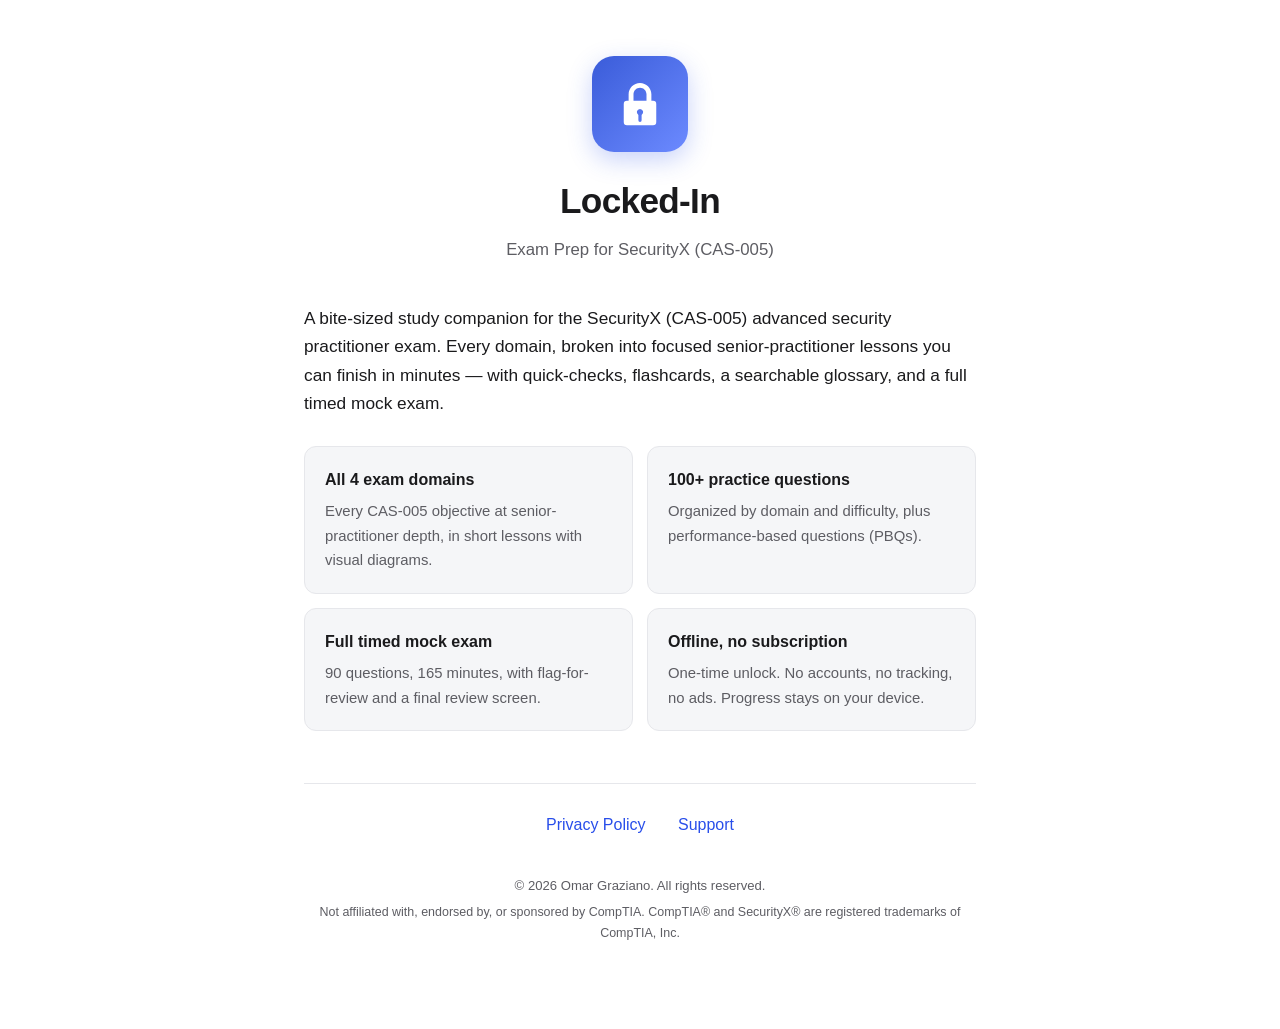
<file: index.html>
<!DOCTYPE html>
<html lang="en">
<head>
  <meta charset="UTF-8">
  <meta name="viewport" content="width=device-width, initial-scale=1.0">
  <title>Locked-In: Exam Prep for SecurityX</title>
  <meta name="description" content="A bite-sized study companion for the SecurityX (CAS-005) exam. All four domains, quick-checks, flashcards, and a full timed mock exam.">
  <link rel="stylesheet" href="style.css">
</head>
<body>
  <div class="container">
    <header>
      <div class="icon-mark" aria-hidden="true">
        <svg viewBox="0 0 64 64" xmlns="http://www.w3.org/2000/svg" fill="#ffffff">
          <path d="M32 6c-7.7 0-14 6.3-14 14v8h-2a4 4 0 0 0-4 4v22a4 4 0 0 0 4 4h32a4 4 0 0 0 4-4V32a4 4 0 0 0-4-4h-2v-8c0-7.7-6.3-14-14-14zm0 6c4.4 0 8 3.6 8 8v8H24v-8c0-4.4 3.6-8 8-8zm0 26a4 4 0 0 1 2 7.4V52a2 2 0 1 1-4 0v-6.6A4 4 0 0 1 32 38z"/>
        </svg>
      </div>
      <h1>Locked-In</h1>
      <p class="tagline">Exam Prep for SecurityX (CAS-005)</p>
    </header>

    <p class="lead">A bite-sized study companion for the SecurityX (CAS-005) advanced security practitioner exam. Every domain, broken into focused senior-practitioner lessons you can finish in minutes — with quick-checks, flashcards, a searchable glossary, and a full timed mock exam.</p>

    <div class="features">
      <div class="feature">
        <h3>All 4 exam domains</h3>
        <p>Every CAS-005 objective at senior-practitioner depth, in short lessons with visual diagrams.</p>
      </div>
      <div class="feature">
        <h3>100+ practice questions</h3>
        <p>Organized by domain and difficulty, plus performance-based questions (PBQs).</p>
      </div>
      <div class="feature">
        <h3>Full timed mock exam</h3>
        <p>90 questions, 165 minutes, with flag-for-review and a final review screen.</p>
      </div>
      <div class="feature">
        <h3>Offline, no subscription</h3>
        <p>One-time unlock. No accounts, no tracking, no ads. Progress stays on your device.</p>
      </div>
    </div>

    <nav class="page-nav" aria-label="Site sections">
      <a href="privacy.html">Privacy Policy</a>
      <a href="support.html">Support</a>
    </nav>

    <footer>
      <p>&copy; 2026 Omar Graziano. All rights reserved.</p>
      <p class="disclaimer">Not affiliated with, endorsed by, or sponsored by CompTIA. CompTIA&reg; and SecurityX&reg; are registered trademarks of CompTIA, Inc.</p>
    </footer>
  </div>
</body>
</html>
</file>
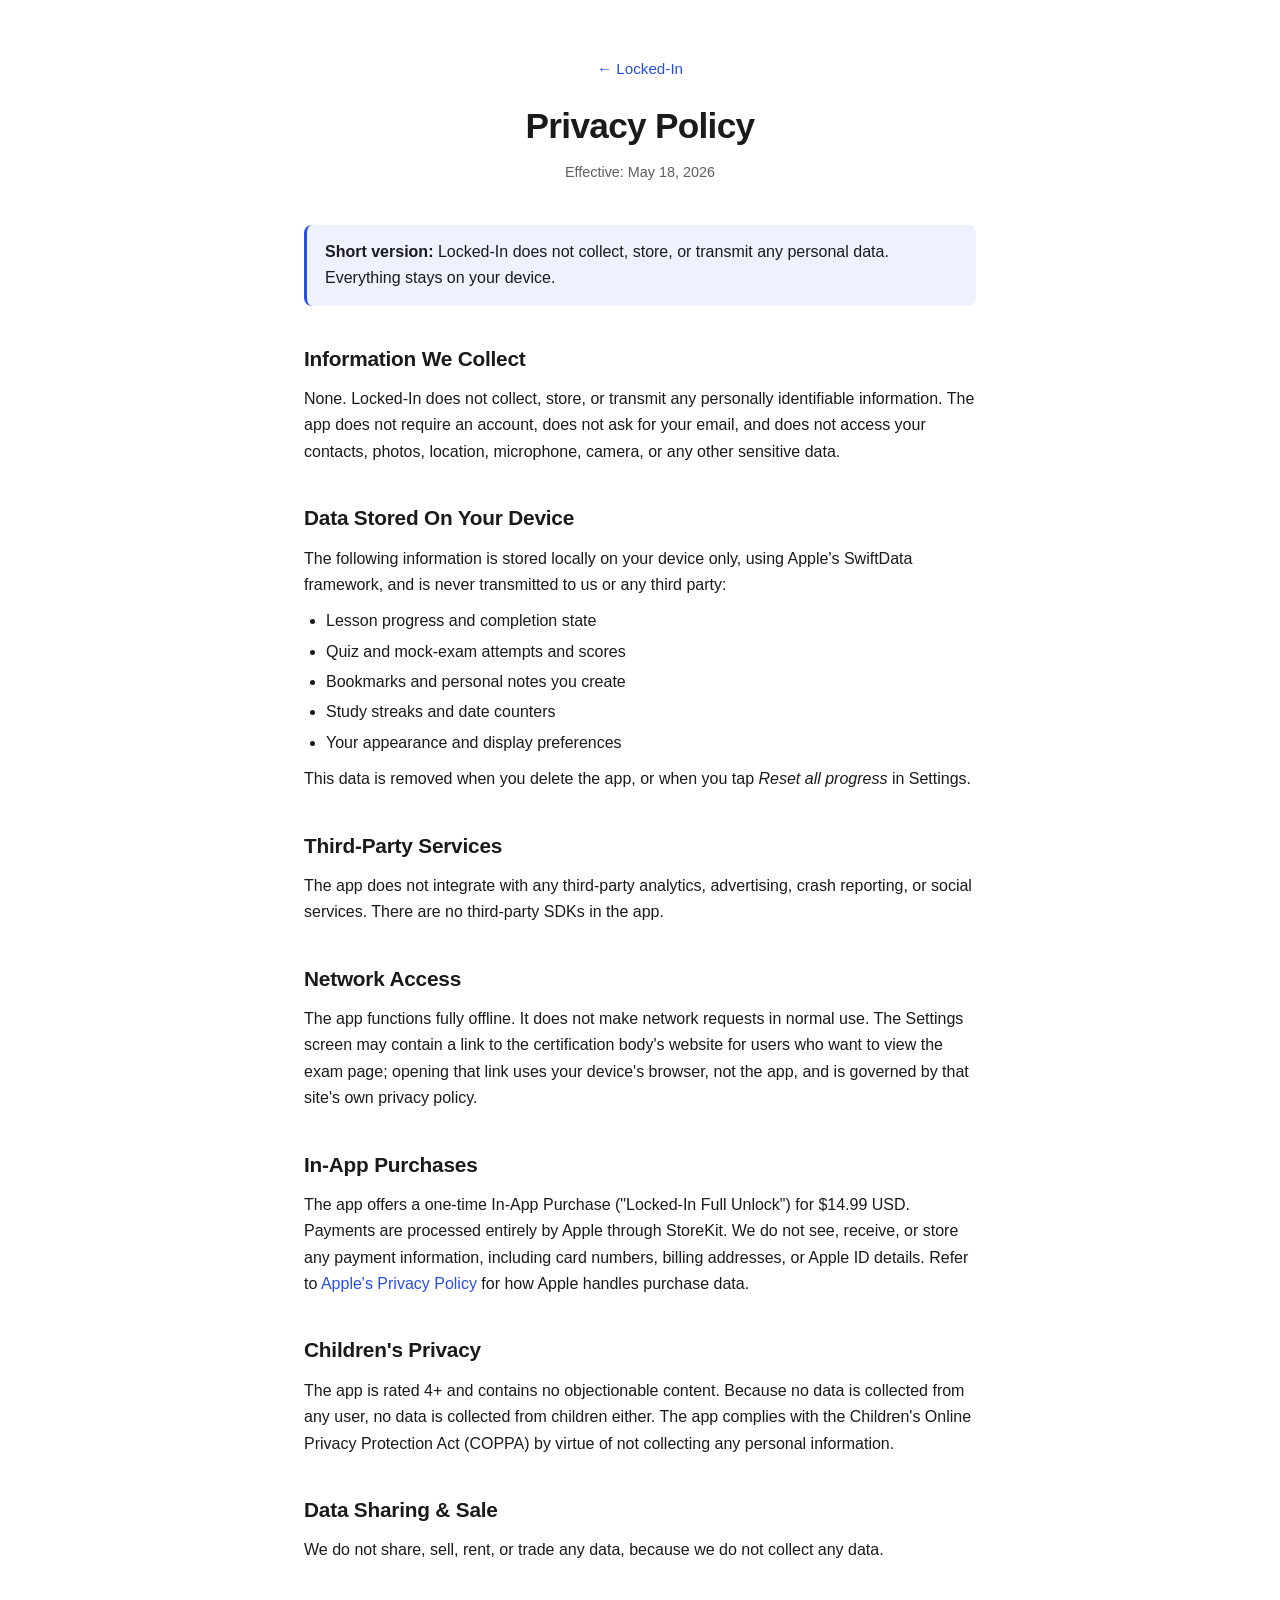
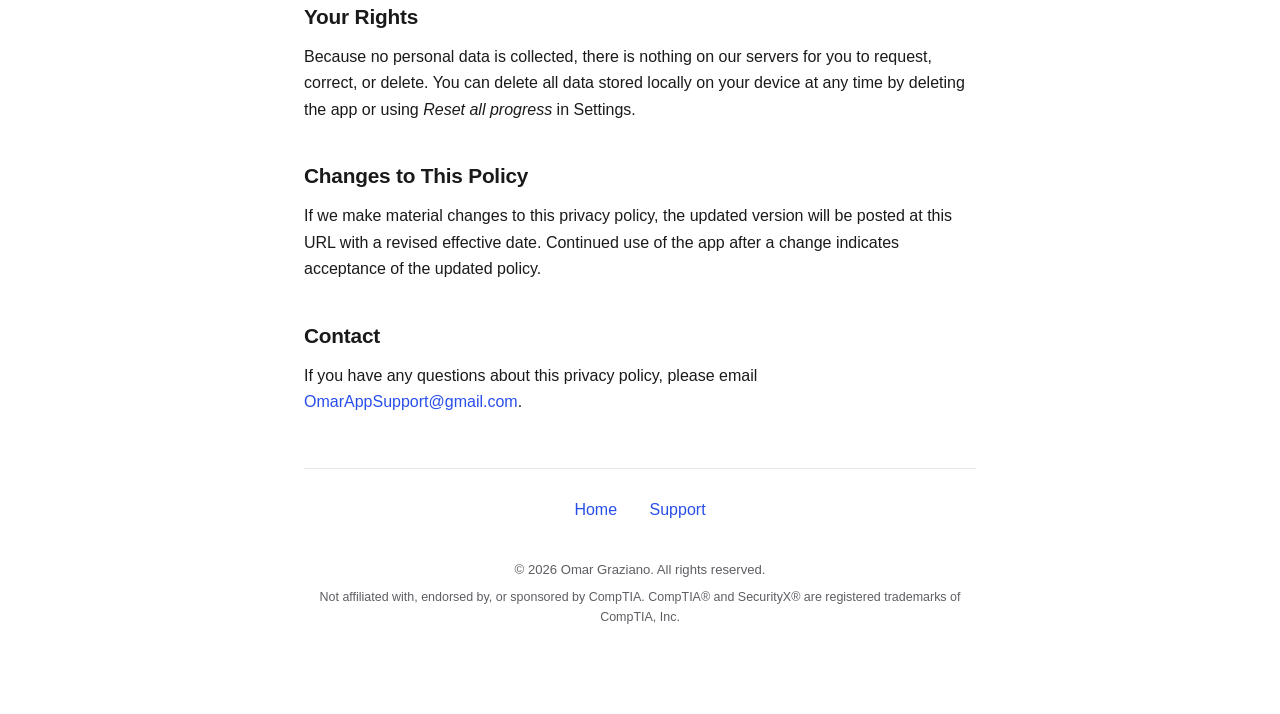
<file: privacy.html>
<!DOCTYPE html>
<html lang="en">
<head>
  <meta charset="UTF-8">
  <meta name="viewport" content="width=device-width, initial-scale=1.0">
  <title>Privacy Policy &mdash; Locked-In</title>
  <meta name="description" content="Privacy policy for Locked-In: Exam Prep for SecurityX. The app does not collect any personal data.">
  <link rel="stylesheet" href="style.css">
</head>
<body>
  <div class="container">
    <header>
      <a href="index.html" class="back-link">&larr; Locked-In</a>
      <h1>Privacy Policy</h1>
      <p class="effective">Effective: May 18, 2026</p>
    </header>

    <div class="callout">
      <strong>Short version:</strong> Locked-In does not collect, store, or transmit any personal data. Everything stays on your device.
    </div>

    <h2>Information We Collect</h2>
    <p>None. Locked-In does not collect, store, or transmit any personally identifiable information. The app does not require an account, does not ask for your email, and does not access your contacts, photos, location, microphone, camera, or any other sensitive data.</p>

    <h2>Data Stored On Your Device</h2>
    <p>The following information is stored locally on your device only, using Apple's SwiftData framework, and is never transmitted to us or any third party:</p>
    <ul>
      <li>Lesson progress and completion state</li>
      <li>Quiz and mock-exam attempts and scores</li>
      <li>Bookmarks and personal notes you create</li>
      <li>Study streaks and date counters</li>
      <li>Your appearance and display preferences</li>
    </ul>
    <p>This data is removed when you delete the app, or when you tap <em>Reset all progress</em> in Settings.</p>

    <h2>Third-Party Services</h2>
    <p>The app does not integrate with any third-party analytics, advertising, crash reporting, or social services. There are no third-party SDKs in the app.</p>

    <h2>Network Access</h2>
    <p>The app functions fully offline. It does not make network requests in normal use. The Settings screen may contain a link to the certification body's website for users who want to view the exam page; opening that link uses your device's browser, not the app, and is governed by that site's own privacy policy.</p>

    <h2>In-App Purchases</h2>
    <p>The app offers a one-time In-App Purchase ("Locked-In Full Unlock") for $14.99 USD. Payments are processed entirely by Apple through StoreKit. We do not see, receive, or store any payment information, including card numbers, billing addresses, or Apple ID details. Refer to <a href="https://www.apple.com/legal/privacy/" rel="noopener">Apple's Privacy Policy</a> for how Apple handles purchase data.</p>

    <h2>Children's Privacy</h2>
    <p>The app is rated 4+ and contains no objectionable content. Because no data is collected from any user, no data is collected from children either. The app complies with the Children's Online Privacy Protection Act (COPPA) by virtue of not collecting any personal information.</p>

    <h2>Data Sharing &amp; Sale</h2>
    <p>We do not share, sell, rent, or trade any data, because we do not collect any data.</p>

    <h2>Your Rights</h2>
    <p>Because no personal data is collected, there is nothing on our servers for you to request, correct, or delete. You can delete all data stored locally on your device at any time by deleting the app or using <em>Reset all progress</em> in Settings.</p>

    <h2>Changes to This Policy</h2>
    <p>If we make material changes to this privacy policy, the updated version will be posted at this URL with a revised effective date. Continued use of the app after a change indicates acceptance of the updated policy.</p>

    <h2>Contact</h2>
    <p>If you have any questions about this privacy policy, please email <a href="mailto:OmarAppSupport@gmail.com">OmarAppSupport@gmail.com</a>.</p>

    <nav class="page-nav" aria-label="Site sections">
      <a href="index.html">Home</a>
      <a href="support.html">Support</a>
    </nav>

    <footer>
      <p>&copy; 2026 Omar Graziano. All rights reserved.</p>
      <p class="disclaimer">Not affiliated with, endorsed by, or sponsored by CompTIA. CompTIA&reg; and SecurityX&reg; are registered trademarks of CompTIA, Inc.</p>
    </footer>
  </div>
</body>
</html>
</file>
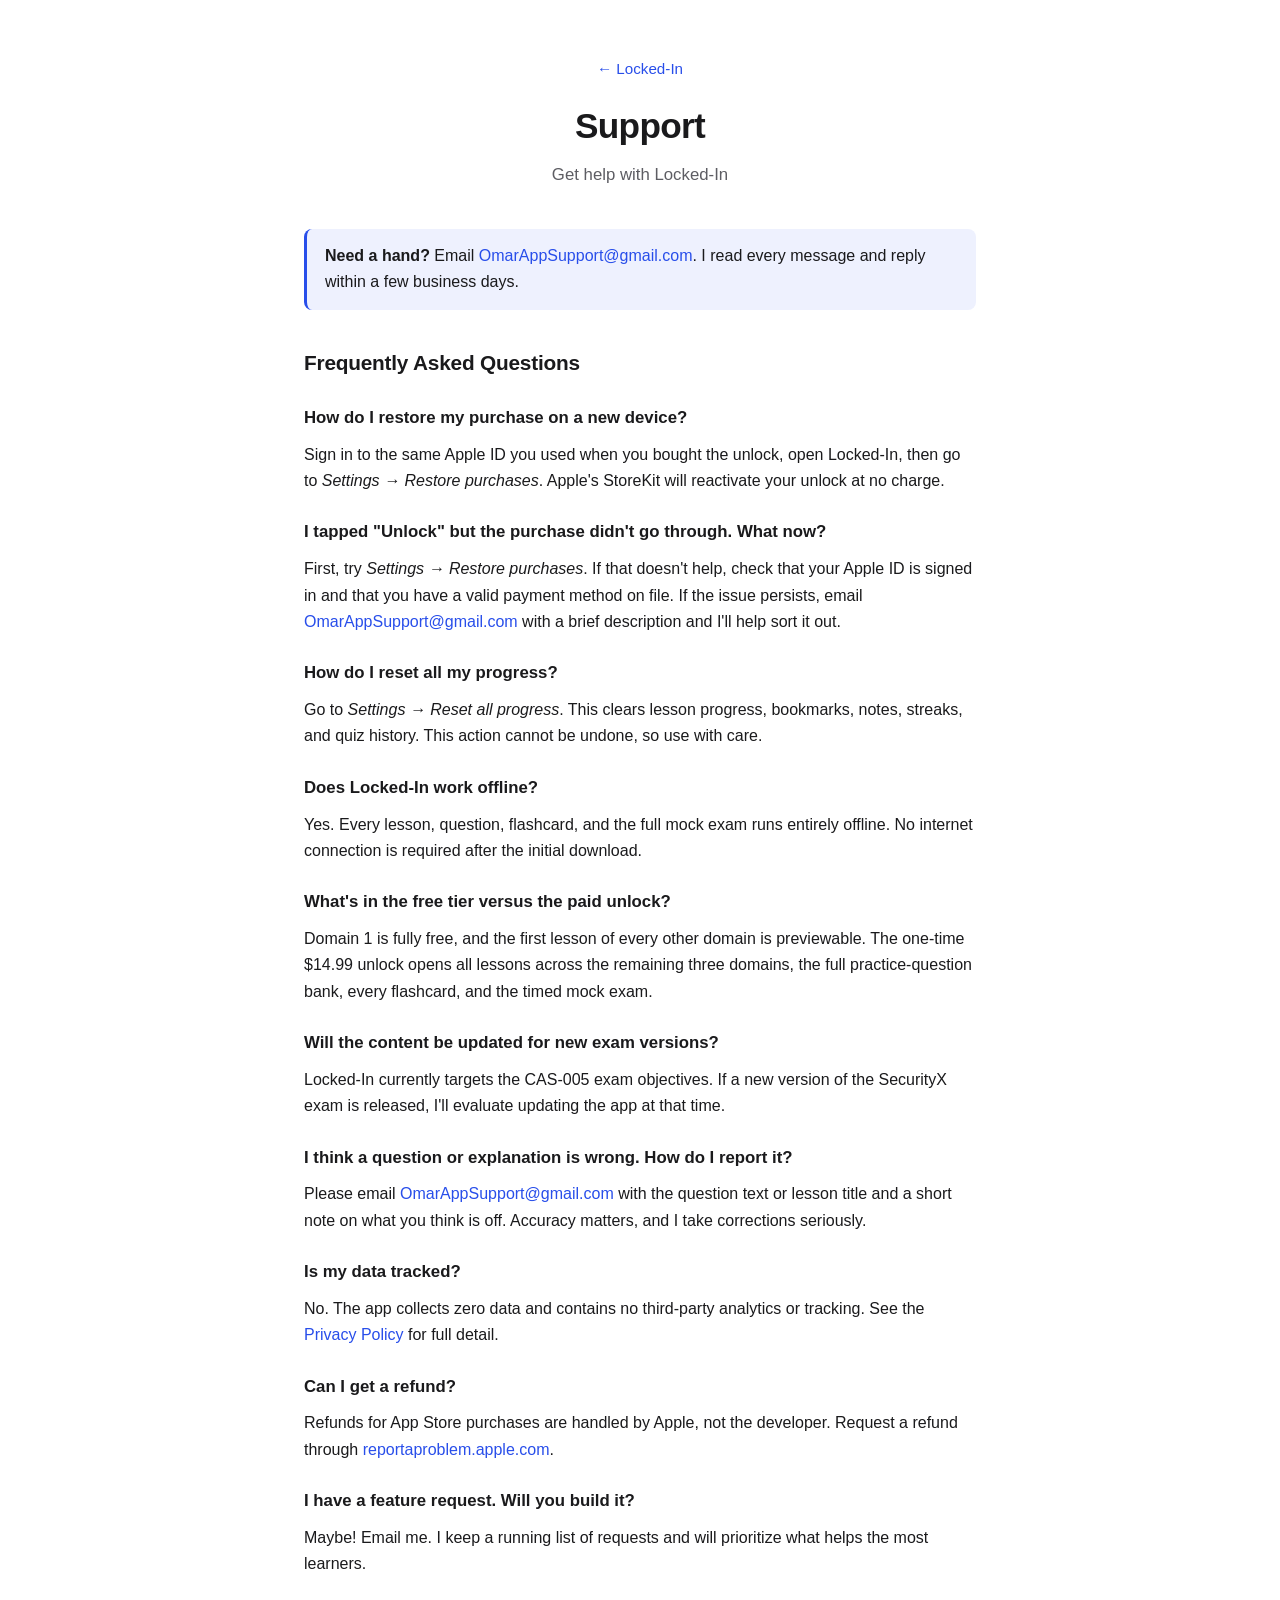
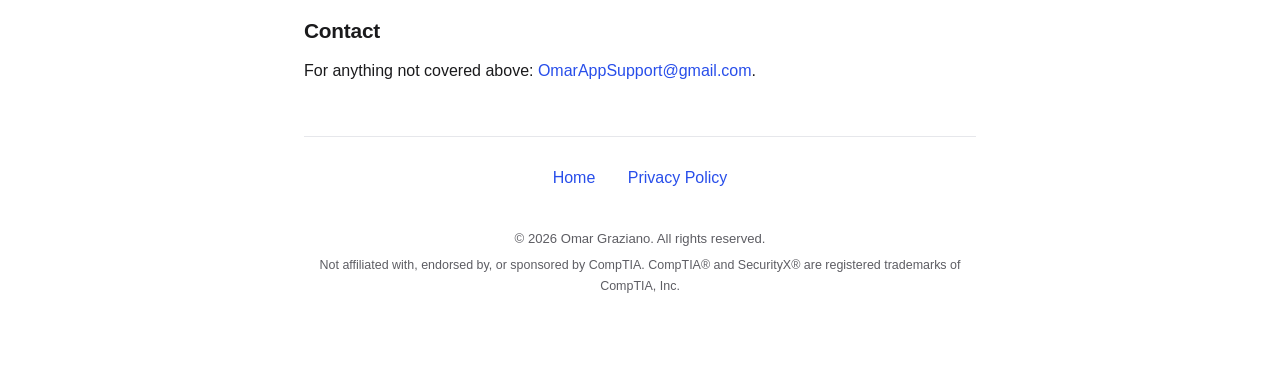
<file: support.html>
<!DOCTYPE html>
<html lang="en">
<head>
  <meta charset="UTF-8">
  <meta name="viewport" content="width=device-width, initial-scale=1.0">
  <title>Support &mdash; Locked-In</title>
  <meta name="description" content="Support for Locked-In: Exam Prep for SecurityX. Contact the developer, FAQ, and how to restore your purchase.">
  <link rel="stylesheet" href="style.css">
</head>
<body>
  <div class="container">
    <header>
      <a href="index.html" class="back-link">&larr; Locked-In</a>
      <h1>Support</h1>
      <p class="tagline">Get help with Locked-In</p>
    </header>

    <div class="callout">
      <strong>Need a hand?</strong> Email <a href="mailto:OmarAppSupport@gmail.com">OmarAppSupport@gmail.com</a>. I read every message and reply within a few business days.
    </div>

    <h2>Frequently Asked Questions</h2>

    <h3>How do I restore my purchase on a new device?</h3>
    <p>Sign in to the same Apple ID you used when you bought the unlock, open Locked-In, then go to <em>Settings &rarr; Restore purchases</em>. Apple's StoreKit will reactivate your unlock at no charge.</p>

    <h3>I tapped "Unlock" but the purchase didn't go through. What now?</h3>
    <p>First, try <em>Settings &rarr; Restore purchases</em>. If that doesn't help, check that your Apple ID is signed in and that you have a valid payment method on file. If the issue persists, email <a href="mailto:OmarAppSupport@gmail.com">OmarAppSupport@gmail.com</a> with a brief description and I'll help sort it out.</p>

    <h3>How do I reset all my progress?</h3>
    <p>Go to <em>Settings &rarr; Reset all progress</em>. This clears lesson progress, bookmarks, notes, streaks, and quiz history. This action cannot be undone, so use with care.</p>

    <h3>Does Locked-In work offline?</h3>
    <p>Yes. Every lesson, question, flashcard, and the full mock exam runs entirely offline. No internet connection is required after the initial download.</p>

    <h3>What's in the free tier versus the paid unlock?</h3>
    <p>Domain 1 is fully free, and the first lesson of every other domain is previewable. The one-time $14.99 unlock opens all lessons across the remaining three domains, the full practice-question bank, every flashcard, and the timed mock exam.</p>

    <h3>Will the content be updated for new exam versions?</h3>
    <p>Locked-In currently targets the CAS-005 exam objectives. If a new version of the SecurityX exam is released, I'll evaluate updating the app at that time.</p>

    <h3>I think a question or explanation is wrong. How do I report it?</h3>
    <p>Please email <a href="mailto:OmarAppSupport@gmail.com">OmarAppSupport@gmail.com</a> with the question text or lesson title and a short note on what you think is off. Accuracy matters, and I take corrections seriously.</p>

    <h3>Is my data tracked?</h3>
    <p>No. The app collects zero data and contains no third-party analytics or tracking. See the <a href="privacy.html">Privacy Policy</a> for full detail.</p>

    <h3>Can I get a refund?</h3>
    <p>Refunds for App Store purchases are handled by Apple, not the developer. Request a refund through <a href="https://reportaproblem.apple.com" rel="noopener">reportaproblem.apple.com</a>.</p>

    <h3>I have a feature request. Will you build it?</h3>
    <p>Maybe! Email me. I keep a running list of requests and will prioritize what helps the most learners.</p>

    <h2>Contact</h2>
    <p>For anything not covered above: <a href="mailto:OmarAppSupport@gmail.com">OmarAppSupport@gmail.com</a>.</p>

    <nav class="page-nav" aria-label="Site sections">
      <a href="index.html">Home</a>
      <a href="privacy.html">Privacy Policy</a>
    </nav>

    <footer>
      <p>&copy; 2026 Omar Graziano. All rights reserved.</p>
      <p class="disclaimer">Not affiliated with, endorsed by, or sponsored by CompTIA. CompTIA&reg; and SecurityX&reg; are registered trademarks of CompTIA, Inc.</p>
    </footer>
  </div>
</body>
</html>
</file>
<file: style.css>
:root {
  --bg: #ffffff;
  --text: #1a1a1c;
  --muted: #5d5d63;
  --accent: #284EEA;
  --accent-soft: rgba(40, 78, 234, 0.08);
  --card: #f5f6f8;
  --border: #e6e7eb;
}

@media (prefers-color-scheme: dark) {
  :root {
    --bg: #0c0d10;
    --text: #ececef;
    --muted: #9a9aa3;
    --accent: #8aa1ff;
    --accent-soft: rgba(138, 161, 255, 0.10);
    --card: #17181c;
    --border: #25262c;
  }
}

* { box-sizing: border-box; }

html { -webkit-text-size-adjust: 100%; }

body {
  font-family: -apple-system, BlinkMacSystemFont, "SF Pro Text", "Segoe UI", Roboto, Helvetica, Arial, sans-serif;
  background: var(--bg);
  color: var(--text);
  margin: 0;
  padding: 0;
  line-height: 1.65;
  -webkit-font-smoothing: antialiased;
}

.container {
  max-width: 720px;
  margin: 0 auto;
  padding: 56px 24px 80px;
}

header {
  text-align: center;
  margin-bottom: 40px;
}

.back-link {
  display: inline-block;
  margin-bottom: 16px;
  color: var(--accent);
  text-decoration: none;
  font-size: 0.95rem;
}

.back-link:hover { text-decoration: underline; }

.icon-mark {
  width: 96px;
  height: 96px;
  border-radius: 22px;
  background: linear-gradient(135deg, #3a5cd9 0%, #6c8aff 100%);
  display: inline-flex;
  align-items: center;
  justify-content: center;
  margin-bottom: 20px;
  box-shadow: 0 8px 24px rgba(40, 78, 234, 0.25);
}

.icon-mark svg { width: 52px; height: 52px; }

h1 {
  font-size: 2.2rem;
  font-weight: 700;
  letter-spacing: -0.02em;
  margin: 0 0 6px;
}

h2 {
  font-size: 1.3rem;
  font-weight: 600;
  letter-spacing: -0.01em;
  margin: 36px 0 10px;
}

h3 {
  font-size: 1.05rem;
  font-weight: 600;
  margin: 24px 0 6px;
}

.tagline {
  color: var(--muted);
  font-size: 1.05rem;
  margin: 0;
}

.effective {
  color: var(--muted);
  font-size: 0.9rem;
  margin: 0;
}

p, ul { margin: 10px 0; }

ul { padding-left: 22px; }

li { margin: 4px 0; }

a {
  color: var(--accent);
  text-decoration: none;
}

a:hover { text-decoration: underline; }

.lead {
  font-size: 1.08rem;
  color: var(--text);
}

.callout {
  background: var(--accent-soft);
  border-left: 3px solid var(--accent);
  padding: 14px 18px;
  border-radius: 8px;
  margin: 20px 0;
}

.features {
  display: grid;
  grid-template-columns: repeat(auto-fit, minmax(260px, 1fr));
  gap: 14px;
  margin: 28px 0 0;
}

.feature {
  background: var(--card);
  padding: 20px;
  border-radius: 12px;
  border: 1px solid var(--border);
}

.feature h3 {
  margin: 0 0 6px;
  font-size: 1rem;
}

.feature p {
  margin: 0;
  color: var(--muted);
  font-size: 0.93rem;
}

nav.page-nav {
  text-align: center;
  margin: 52px 0 0;
  padding-top: 28px;
  border-top: 1px solid var(--border);
}

nav.page-nav a {
  margin: 0 14px;
  font-weight: 500;
}

footer {
  margin-top: 36px;
  text-align: center;
  color: var(--muted);
  font-size: 0.82rem;
}

footer p { margin: 6px 0; }

.disclaimer { font-size: 0.78rem; }
</file>
